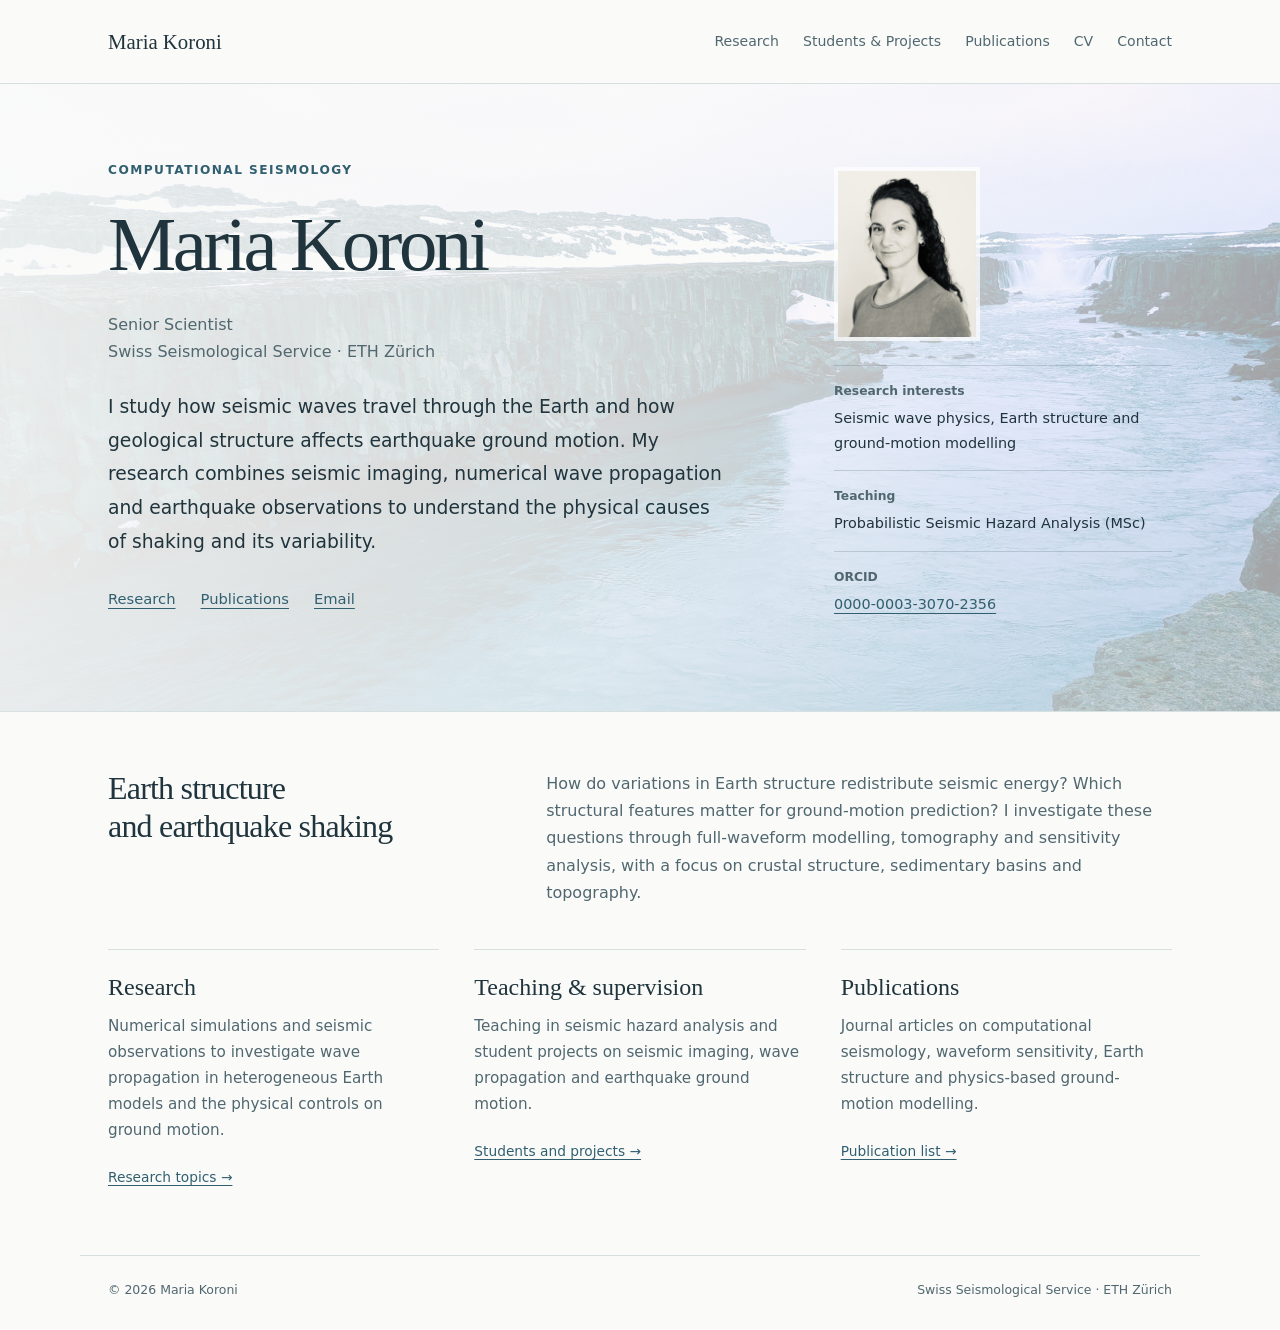
<file: index.html>
<!doctype html>
<html lang="en">
<head>
  <meta charset="utf-8" />
  <meta name="viewport" content="width=device-width, initial-scale=1" />
  <title>Maria Koroni | Computational Seismology</title>
  <meta name="description"
        content="Maria Koroni, Senior Scientist at the Swiss Seismological Service, ETH Zürich. Research in seismic wave propagation, Earth structure and earthquake ground motion." />

  <style>
    :root {
      --ink: #20343d;
      --muted: #516770;
      --accent: #315f70;
      --paper: #fafbf9;
      --line: #d7e0e1;
      --width: 1120px;
    }

    * {
      box-sizing: border-box;
    }

    body {
      margin: 0;
      color: var(--ink);
      background: var(--paper);
      font-family: system-ui, -apple-system, BlinkMacSystemFont,
                   "Segoe UI", sans-serif;
      font-size: 16px;
      line-height: 1.7;
    }

    a {
      color: var(--accent);
      text-underline-offset: 0.25em;
      text-decoration-thickness: 1px;
    }

    a:hover {
      color: #172e38;
    }

    a:focus-visible {
      outline: 2px solid var(--accent);
      outline-offset: 5px;
    }

    .nav {
      max-width: var(--width);
      margin: auto;
      padding: 24px 28px;
      display: flex;
      align-items: center;
      justify-content: space-between;
      gap: 24px;
    }

    .brand {
      font-family: Georgia, "Times New Roman", serif;
      font-size: 1.3rem;
      text-decoration: none;
      color: var(--ink);
      white-space: nowrap;
    }

    .nav-links {
      display: flex;
      flex-wrap: wrap;
      gap: 8px 24px;
      font-size: 0.88rem;
    }

    .nav-links a {
      text-decoration: none;
      color: var(--muted);
    }

    .nav-links a:hover {
      text-decoration: underline;
    }

    .hero {
      position: relative;
      isolation: isolate;
      border-top: 1px solid var(--line);
      border-bottom: 1px solid var(--line);
    }

    .hero::before {
      content: "";
      position: absolute;
      inset: 0;
      z-index: -2;
      background: url("images/iceland.jpg") center 57% / cover no-repeat;
    }

    /* This overlay fades the photograph without fading the text.
       Lower the opacity values to make the photograph stronger. */
    .hero::after {
      content: "";
      position: absolute;
      inset: 0;
      z-index: -1;
      background: linear-gradient(
        90deg,
        rgba(250, 251, 249, 0.93) 0%,
        rgba(250, 251, 249, 0.85) 46%,
        rgba(250, 251, 249, 0.65) 100%
      );
    }

    .hero-inner {
      max-width: var(--width);
      margin: auto;
      padding: 76px 28px 80px;
      display: grid;
      grid-template-columns: minmax(0, 1.65fr) minmax(250px, 0.85fr);
      gap: 70px;
      align-items: start;
    }

    .eyebrow {
      margin: 0 0 19px;
      font-size: 0.76rem;
      letter-spacing: 0.12em;
      text-transform: uppercase;
      color: var(--accent);
      font-weight: 600;
    }

    h1, h2, h3 {
      font-family: Georgia, "Times New Roman", serif;
      font-weight: 400;
      line-height: 1.18;
    }

    h1 {
      font-size: clamp(3.1rem, 6vw, 4.8rem);
      letter-spacing: -0.045em;
      margin: 0 0 20px;
    }

    .affiliation {
      font-size: 1rem;
      color: var(--muted);
      margin: 0 0 25px;
    }

    .lede {
      font-size: 1.17rem;
      line-height: 1.8;
      margin: 0;
      max-width: 620px;
    }

    .hero-links {
      display: flex;
      flex-wrap: wrap;
      gap: 12px 25px;
      margin-top: 28px;
      font-size: 0.92rem;
    }

    .hero-card {
      padding-top: 7px;
    }

    .portrait {
      display: block;
      width: 146px;
      height: 174px;
      object-fit: cover;
      margin: 0 0 24px;
      border: 4px solid rgba(255, 255, 255, 0.7);
    }

    .quick-facts {
      margin: 0;
      padding: 0;
      list-style: none;
      font-size: 0.9rem;
    }

    .quick-facts li {
      border-top: 1px solid rgba(64, 90, 100, 0.22);
      padding: 15px 0;
    }

    .quick-facts strong {
      display: block;
      font-weight: 600;
      font-size: 0.77rem;
      color: var(--muted);
      margin-bottom: 4px;
    }

    .content {
      max-width: var(--width);
      margin: auto;
      padding: 58px 28px 65px;
    }

    .section-head {
      display: grid;
      grid-template-columns: 1fr 1.7fr;
      gap: 70px;
      margin-bottom: 43px;
    }

    h2 {
      font-size: 2rem;
      letter-spacing: -0.025em;
      margin: 0;
    }

    .section-head p {
      margin: 0;
      color: var(--muted);
    }

    .grid {
      display: grid;
      grid-template-columns: repeat(3, 1fr);
      gap: 35px;
    }

    .card {
      padding: 23px 0 0;
      border-top: 1px solid var(--line);
    }

    h3 {
      margin: 0 0 13px;
      font-size: 1.5rem;
    }

    .card p {
      color: var(--muted);
      margin: 0 0 19px;
      font-size: 0.95rem;
    }

    .card > a {
      font-size: 0.86rem;
    }

    footer {
      max-width: var(--width);
      margin: auto;
      padding: 23px 28px 30px;
      border-top: 1px solid var(--line);
      font-size: 0.78rem;
      color: var(--muted);
      display: flex;
      justify-content: space-between;
      gap: 18px;
      flex-wrap: wrap;
    }

    @media (max-width: 850px) {
      .hero-inner {
        gap: 36px;
        grid-template-columns: minmax(0, 1.5fr) minmax(220px, 1fr);
        padding-top: 55px;
      }

      .nav {
        align-items: flex-start;
      }

      .nav-links {
        gap: 8px 15px;
        justify-content: flex-end;
      }

      .section-head {
        gap: 35px;
      }
    }

    @media (max-width: 640px) {
      .nav {
        flex-direction: column;
        gap: 14px;
        padding: 20px 23px;
      }

      .nav-links {
        justify-content: flex-start;
        font-size: 0.83rem;
      }

      .hero-inner {
        grid-template-columns: 1fr;
        gap: 34px;
        padding: 44px 23px;
      }

      .hero::after {
        background: rgba(250, 251, 249, 0.85);
      }

      .lede {
        font-size: 1.06rem;
      }

      .hero-card {
        padding: 0;
      }

      .portrait {
        width: 120px;
        height: 144px;
      }

      .content {
        padding: 39px 23px;
      }

      .section-head {
        grid-template-columns: 1fr;
        gap: 18px;
        margin-bottom: 30px;
      }

      .grid {
        grid-template-columns: 1fr;
        gap: 25px;
      }

      footer {
        margin: 0 23px;
        padding: 20px 0;
      }
    }
  </style>
</head>

<body>
  <header class="site-header">
    <nav class="nav" aria-label="Main navigation">
      <a class="brand" href="index.html" aria-current="page">
        Maria Koroni
      </a>

      <div class="nav-links">
        <a href="research.html">Research</a>
        <a href="students.html">Students &amp; Projects</a>
        <a href="publications.html">Publications</a>
        <a href="cv.html">CV</a>
        <a href="contact.html">Contact</a>
      </div>
    </nav>
  </header>

  <main>
    <section class="hero" aria-labelledby="intro-title">
      <div class="hero-inner">
        <div class="hero-content">
          <p class="eyebrow">Computational seismology</p>

          <h1 id="intro-title">Maria Koroni</h1>

          <p class="affiliation">
            Senior Scientist<br />
            Swiss Seismological Service · ETH Zürich
          </p>

          <p class="lede">
            I study how seismic waves travel through the Earth and how
            geological structure affects earthquake ground motion.
            My research combines seismic imaging, numerical wave propagation
            and earthquake observations to understand the physical causes
            of shaking and its variability.
          </p>

          <div class="hero-links">
            <a href="research.html">Research</a>
            <a href="publications.html">Publications</a>
            <a href="mailto:maria.koroni@sed.ethz.ch">Email</a>
          </div>
        </div>

        <aside class="hero-card" aria-label="Academic information">
          <img
            class="portrait"
            src="images/mariaK10.jpg"
            alt="Portrait of Maria Koroni"
            width="146"
            height="174"
          />

          <ul class="quick-facts">
            <li>
              <strong>Research interests</strong>
              Seismic wave physics, Earth structure and
              ground-motion modelling
            </li>

            <li>
              <strong>Teaching</strong>
              Probabilistic Seismic Hazard Analysis (MSc)
            </li>

            <li>
              <strong>ORCID</strong>
              <a href="https://orcid.org/0000-0003-3070-2356"
                 target="_blank"
                 rel="noopener noreferrer">
                0000-0003-3070-2356
              </a>
            </li>
          </ul>
        </aside>
      </div>
    </section>

    <section class="content" aria-labelledby="research-heading">
      <div class="section-head">
        <h2 id="research-heading">
          Earth structure<br />
          and earthquake shaking
        </h2>

        <p>
          How do variations in Earth structure redistribute seismic energy?
          Which structural features matter for ground-motion prediction?
          I investigate these questions through full-waveform modelling,
          tomography and sensitivity analysis, with a focus on crustal
          structure, sedimentary basins and topography.
        </p>
      </div>

      <div class="grid">
        <article class="card">
          <h3>Research</h3>
          <p>
            Numerical simulations and seismic observations to investigate
            wave propagation in heterogeneous Earth models and the
            physical controls on ground motion.
          </p>
          <a href="research.html">Research topics →</a>
        </article>

        <article class="card">
          <h3>Teaching &amp; supervision</h3>
          <p>
            Teaching in seismic hazard analysis and student projects on
            seismic imaging, wave propagation and earthquake ground motion.
          </p>
          <a href="students.html">Students and projects →</a>
        </article>

        <article class="card">
          <h3>Publications</h3>
          <p>
            Journal articles on computational seismology, waveform
            sensitivity, Earth structure and physics-based
            ground-motion modelling.
          </p>
          <a href="publications.html">Publication list →</a>
        </article>
      </div>
    </section>
  </main>

  <footer>
    <span>© <span id="year">2026</span> Maria Koroni</span>
    <span>Swiss Seismological Service · ETH Zürich</span>
  </footer>

  <script>
    document.getElementById("year").textContent =
      new Date().getFullYear();
  </script>
</body>
</html>
</file>
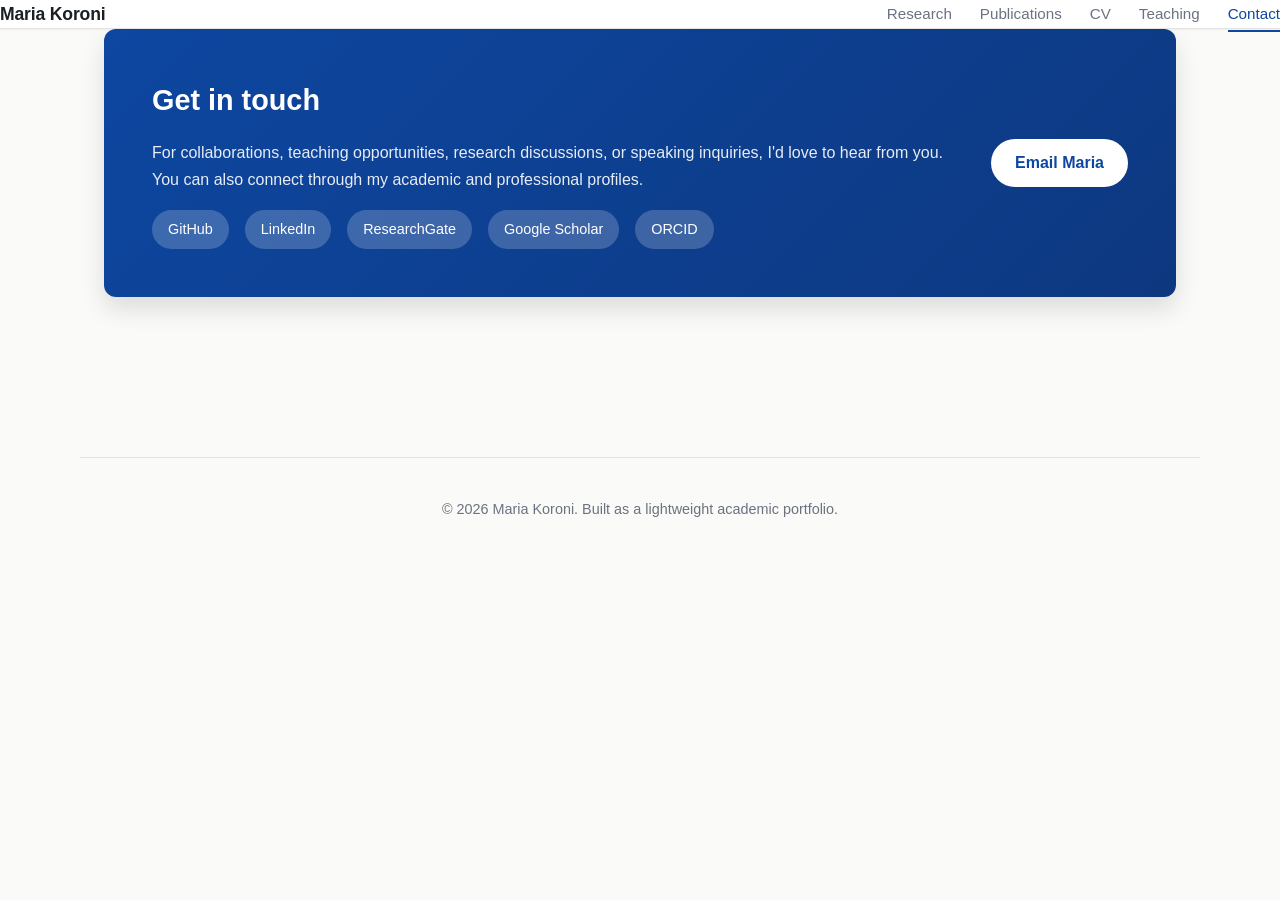
<file: contact.html>
<!doctype html>
<html lang="en">
<head>
  <meta charset="utf-8" />
  <meta name="viewport" content="width=device-width, initial-scale=1" />
  <title>Contact | Maria Koroni</title>
  <meta name="description" content="Get in touch with Maria Koroni for collaborations, research inquiries, or speaking engagements." />
  <link rel="stylesheet" href="assets/css/style.css" />
</head>
<body>
  <header class="site-header">
    <nav class="nav" aria-label="Main navigation">
      <a class="brand" href="index.html">Maria Koroni</a>
      <div class="nav-links">
        <a href="research.html">Research</a>
        <a href="publications.html">Publications</a>
        <a href="cv.html">CV</a>
        <a href="teaching.html">Teaching</a>
        <a href="contact.html" class="active">Contact</a>
      </div>
    </nav>
  </header>

  <main>
    <section>
      <div class="contact-box">
        <div>
          <h2>Get in touch</h2>
          <p>For collaborations, teaching opportunities, research discussions, or speaking inquiries, I'd love to hear from you. You can also connect through my academic and professional profiles.</p>
          <div class="socials">
            <a href="https://github.com/mkoroni" target="_blank">GitHub</a>
            <a href="https://ch.linkedin.com/in/maria-koroni-80784157" target="_blank">LinkedIn</a>
            <a href="https://www.researchgate.net/profile/Maria-Koroni" target="_blank">ResearchGate</a>
            <a href="https://scholar.google.com/citations?hl=en&user=0a-Fe3cAAAAJ" target="_blank">Google Scholar</a>
            <a href="https://orcid.org" target="_blank">ORCID</a>
          </div>
        </div>
        <a class="button" href="mailto:maria.koroni@sed.ethz.ch">Email Maria</a>
      </div>
    </section>
  </main>

  <footer>
    © <span id="year">2026</span> Maria Koroni. Built as a lightweight academic portfolio.
  </footer>

  <script>
    document.getElementById('year').textContent = new Date().getFullYear();
  </script>
</body>
</html>
</file>
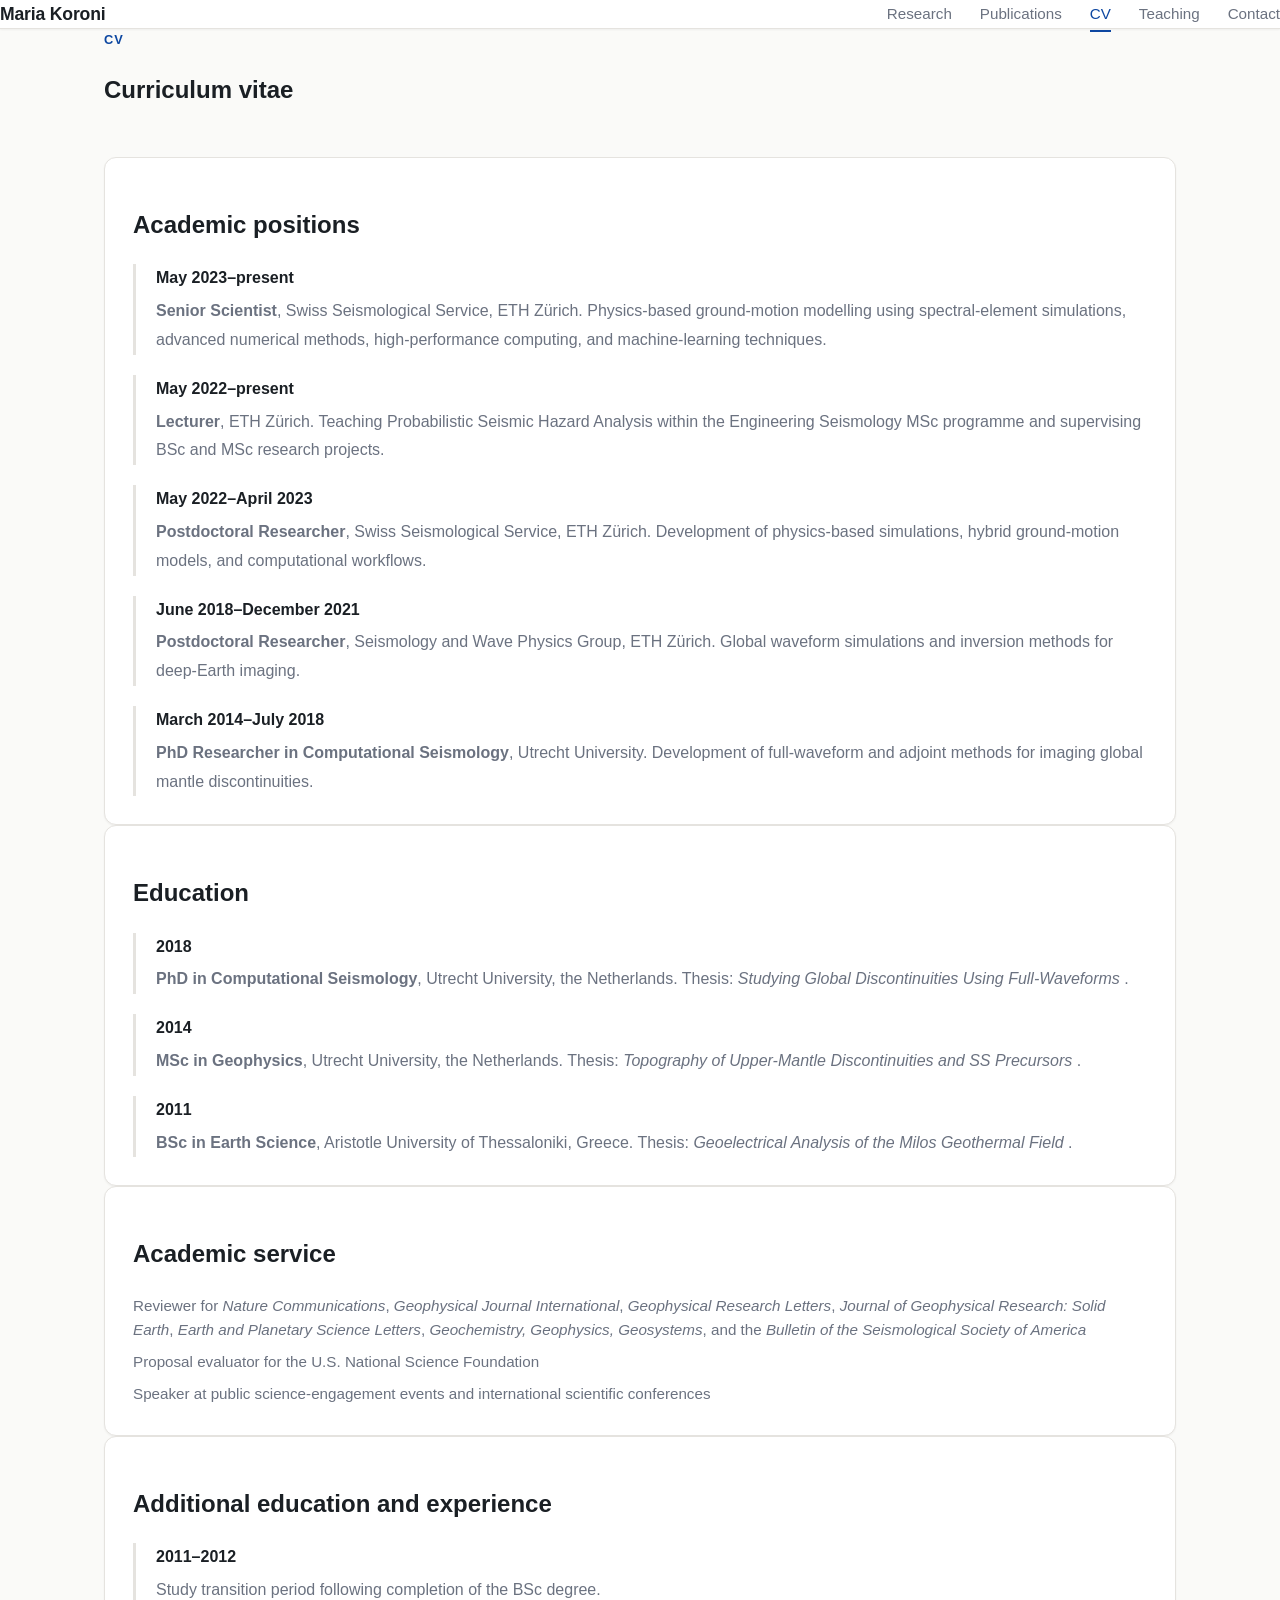
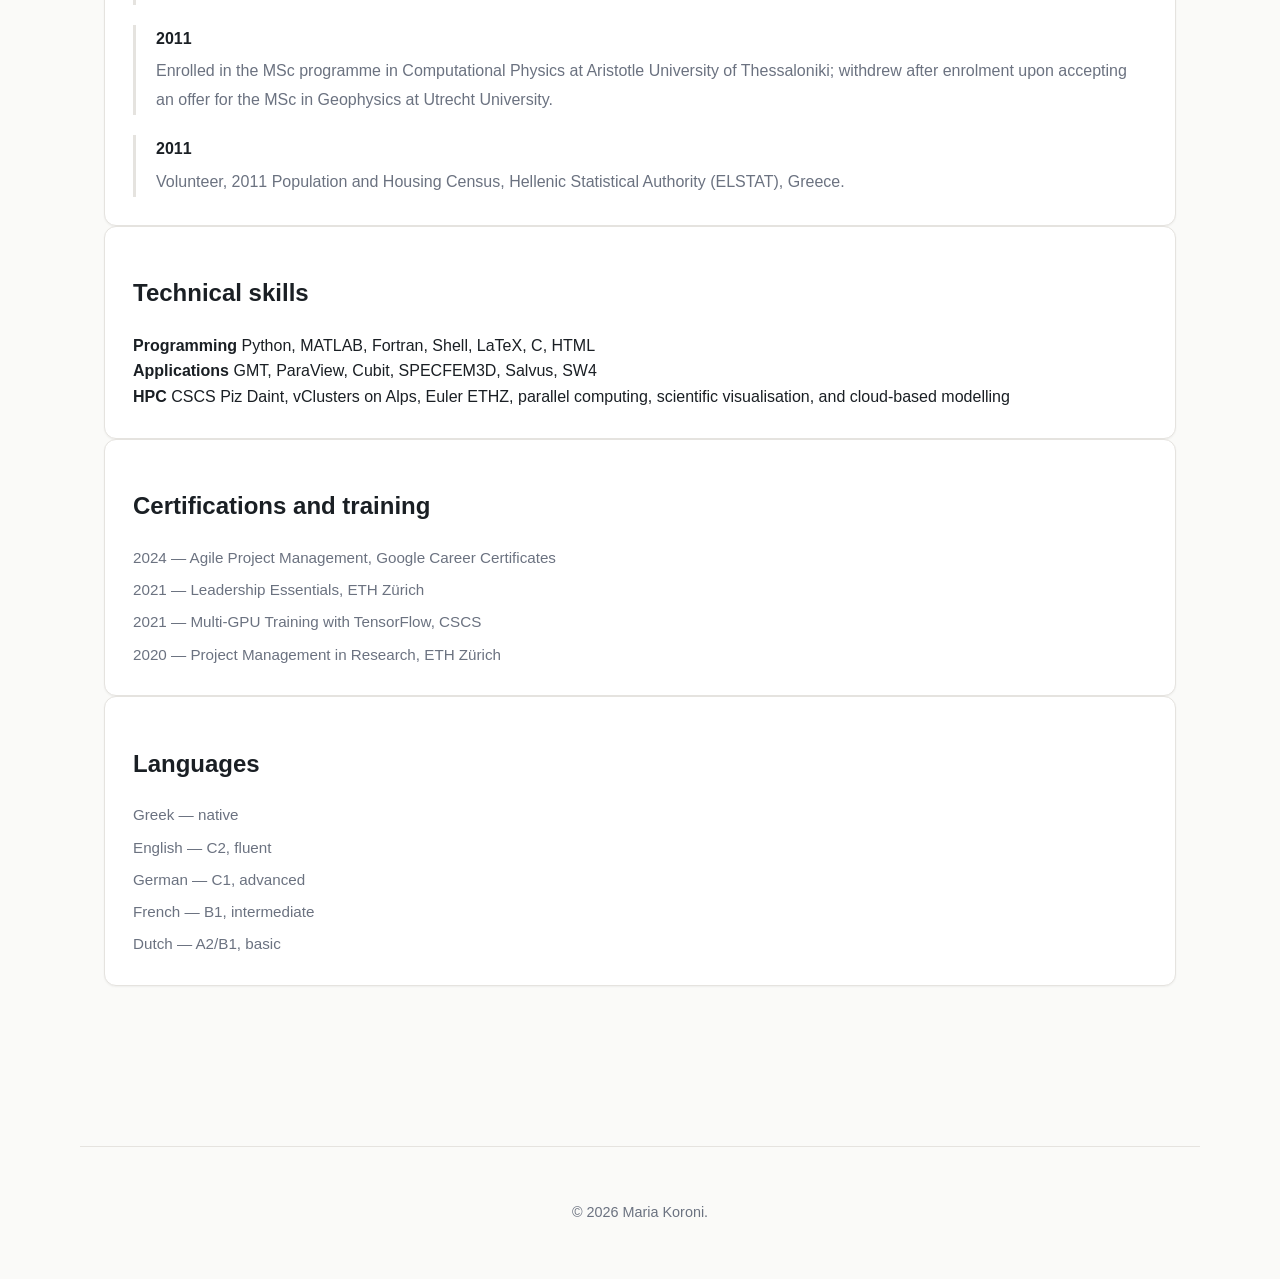
<file: cv.html>
<!doctype html>
<html lang="en">
<head>
  <meta charset="utf-8" />
  <meta name="viewport" content="width=device-width, initial-scale=1" />
  <title>CV | Maria Koroni</title>
  <meta name="description" content="Curriculum vitae" />
  <link rel="stylesheet" href="assets/css/style.css" />
</head>
<body>
  <header class="site-header">
    <nav class="nav" aria-label="Main navigation">
      <a class="brand" href="index.html">Maria Koroni</a>
      <div class="nav-links">
        <a href="research.html">Research</a>
        <a href="publications.html">Publications</a>
        <a href="cv.html" class="active" aria-current="page">CV</a>
        <a href="teaching.html">Teaching</a>
        <a href="contact.html">Contact</a>
      </div>
    </nav>
  </header>

  <main>
    <section class="cv-page">
      <div class="section-head">
        <p class="eyebrow">CV</p>
        <h1>Curriculum vitae</h1>
      </div>

      <div class="cv-grid">
        <article class="card wide">
          <h2>Academic positions</h2>
          <ul class="timeline">
            <li>
              <strong>May 2023–present</strong>
              <span>
                <b>Senior Scientist</b>,
                Swiss Seismological Service, ETH Zürich.
                Physics-based ground-motion modelling using spectral-element
                simulations, advanced numerical methods, high-performance
                computing, and machine-learning techniques.
              </span>
            </li>

            <li>
              <strong>May 2022–present</strong>
              <span>
                <b>Lecturer</b>,
                ETH Zürich.
                Teaching Probabilistic Seismic Hazard Analysis within the
                Engineering Seismology MSc programme and supervising BSc and
                MSc research projects.
              </span>
            </li>

            <li>
              <strong>May 2022–April 2023</strong>
              <span>
                <b>Postdoctoral Researcher</b>,
                Swiss Seismological Service, ETH Zürich.
                Development of physics-based simulations, hybrid ground-motion
                models, and computational workflows.
              </span>
            </li>

            <li>
              <strong>June 2018–December 2021</strong>
              <span>
                <b>Postdoctoral Researcher</b>,
                Seismology and Wave Physics Group, ETH Zürich.
                Global waveform simulations and inversion methods for
                deep-Earth imaging.
              </span>
            </li>

            <li>
              <strong>March 2014–July 2018</strong>
              <span>
                <b>PhD Researcher in Computational Seismology</b>,
                Utrecht University.
                Development of full-waveform and adjoint methods for imaging
                global mantle discontinuities.
              </span>
            </li>
          </ul>
        </article>

        <article class="card">
          <h2>Education</h2>
          <ul class="timeline">
            <li>
              <strong>2018</strong>
              <span>
                <b>PhD in Computational Seismology</b>,
                Utrecht University, the Netherlands.
                Thesis:
                <em>
                  Studying Global Discontinuities Using Full-Waveforms
                </em>.
              </span>
            </li>

            <li>
              <strong>2014</strong>
              <span>
                <b>MSc in Geophysics</b>,
                Utrecht University, the Netherlands.
                Thesis:
                <em>
                  Topography of Upper-Mantle Discontinuities and SS Precursors
                </em>.
              </span>
            </li>

            <li>
              <strong>2011</strong>
              <span>
                <b>BSc in Earth Science</b>,
                Aristotle University of Thessaloniki, Greece.
                Thesis:
                <em>
                  Geoelectrical Analysis of the Milos Geothermal Field
                </em>.
              </span>
            </li>
          </ul>
        </article>

        <article class="card">
          <h2>Academic service</h2>
          <ul class="compact-list">
            <li>
              Reviewer for
              <em>Nature Communications</em>,
              <em>Geophysical Journal International</em>,
              <em>Geophysical Research Letters</em>,
              <em>Journal of Geophysical Research: Solid Earth</em>,
              <em>Earth and Planetary Science Letters</em>,
              <em>Geochemistry, Geophysics, Geosystems</em>,
              and the
              <em>Bulletin of the Seismological Society of America</em>
            </li>

            <li>
              Proposal evaluator for the U.S. National Science Foundation
            </li>

            <li>
              Speaker at public science-engagement events and international
              scientific conferences
            </li>
          </ul>
        </article>

        <article class="card">
          <h2>Additional education and experience</h2>
          <ul class="timeline">
            <li>
              <strong>2011–2012</strong>
              <span>Study transition period following completion of the BSc degree.</span>
            </li>

            <li>
              <strong>2011</strong>
              <span>
                Enrolled in the MSc programme in Computational Physics at
                Aristotle University of Thessaloniki; withdrew after enrolment
                upon accepting an offer for the MSc in Geophysics at Utrecht
                University.
              </span>
            </li>

            <li>
              <strong>2011</strong>
              <span>
                Volunteer, 2011 Population and Housing Census,
                Hellenic Statistical Authority (ELSTAT), Greece.
              </span>
            </li>
          </ul>
        </article>

        <article class="card">
          <h2>Technical skills</h2>
          <div class="skill-lines">
            <div>
              <strong>Programming</strong>
              <span>Python, MATLAB, Fortran, Shell, LaTeX, C, HTML</span>
            </div>

            <div>
              <strong>Applications</strong>
              <span>GMT, ParaView, Cubit, SPECFEM3D, Salvus, SW4</span>
            </div>

            <div>
              <strong>HPC</strong>
              <span>CSCS Piz Daint, vClusters on Alps, Euler ETHZ,
              parallel computing, scientific visualisation, and
              cloud-based modelling</span>
            </div>
          </div>
        </article>

        <article class="card">
          <h2>Certifications and training</h2>
          <ul class="compact-list">
            <li>2024 — Agile Project Management, Google Career Certificates</li>
            <li>2021 — Leadership Essentials, ETH Zürich</li>
            <li>2021 — Multi-GPU Training with TensorFlow, CSCS</li>
            <li>2020 — Project Management in Research, ETH Zürich</li>
          </ul>
        </article>

        <article class="card">
          <h2>Languages</h2>
          <ul class="compact-list">
            <li>Greek — native</li>
            <li>English — C2, fluent</li>
            <li>German — C1, advanced</li>
            <li>French — B1, intermediate</li>
            <li>Dutch — A2/B1, basic</li>
          </ul>
        </article>
      </div>
    </section>
  </main>

  <footer class="site-footer">
    <p>© <span id="year">2026</span> Maria Koroni.</p>
  </footer>

  <script>
    const yearElement = document.getElementById("year");
    if (yearElement) {
      yearElement.textContent = new Date().getFullYear();
    }
  </script>
</body>
</html>
</file>
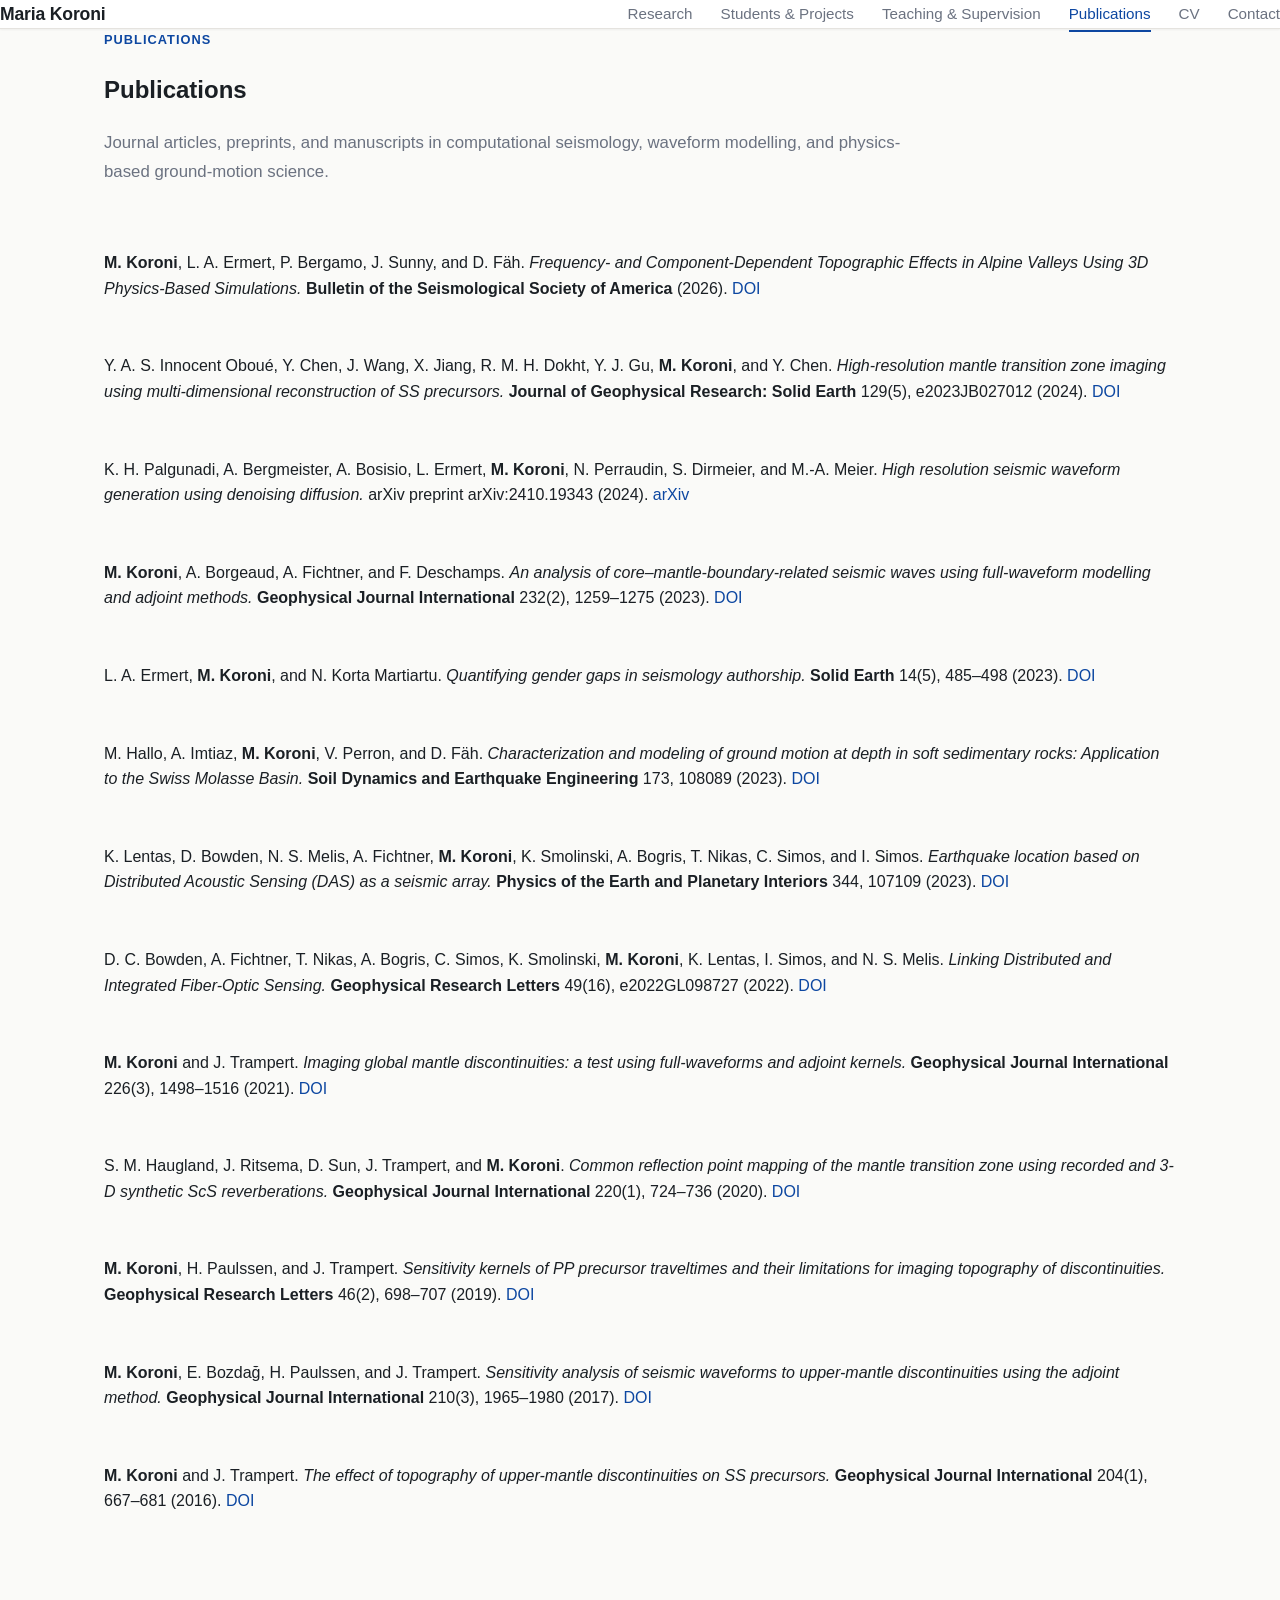
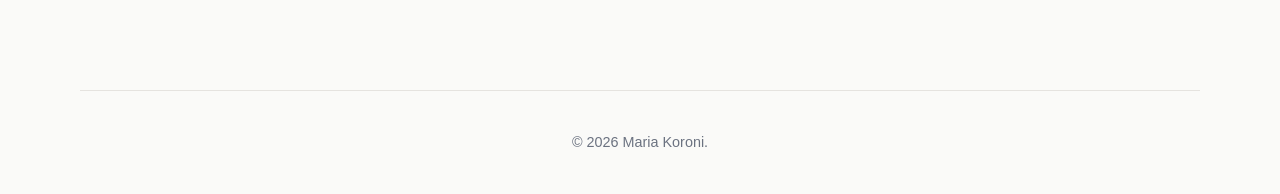
<file: publications.html>
<!doctype html>
<html lang="en">
<head>
  <meta charset="utf-8" />
  <meta name="viewport" content="width=device-width, initial-scale=1" />
  <title>Publications | Maria Koroni</title>
  <meta name="description" content="Journal articles, preprints, and manuscripts by Maria Koroni in computational seismology, waveform modelling, and physics-based ground-motion science." />
  <link rel="stylesheet" href="assets/css/style.css" />
</head>
<body>
  <header class="site-header">
    <nav class="nav" aria-label="Main navigation">
      <a class="brand" href="index.html">Maria Koroni</a>
      <div class="nav-links">
        <a href="research.html">Research</a>
        <a href="students.html">Students & Projects</a>
        <a href="teaching.html">Teaching & Supervision</a>
        <a href="publications.html" class="active" aria-current="page">Publications</a>
        <a href="cv.html">CV</a>
        <a href="contact.html">Contact</a>
      </div>
    </nav>
  </header>

  <main>
    <section>
      <div class="section-head">
        <p class="eyebrow">Publications</p>
        <h1>Publications</h1>
        <p>Journal articles, preprints, and manuscripts in computational seismology, waveform modelling, and physics-based ground-motion science.</p>
      </div>

      <ul class="publication-list">
        <li>
          <p><strong>M. Koroni</strong>, L. A. Ermert, P. Bergamo, J. Sunny, and D. Fäh. <em>Frequency- and Component-Dependent Topographic Effects in Alpine Valleys Using 3D Physics-Based Simulations.</em> <strong>Bulletin of the Seismological Society of America</strong> (2026). <a href="https://doi.org/10.1785/0120260143" target="_blank" rel="noopener noreferrer">DOI</a></p>
        </li>
        <li>
          <p>Y. A. S. Innocent Oboué, Y. Chen, J. Wang, X. Jiang, R. M. H. Dokht, Y. J. Gu, <strong>M. Koroni</strong>, and Y. Chen. <em>High-resolution mantle transition zone imaging using multi-dimensional reconstruction of SS precursors.</em> <strong>Journal of Geophysical Research: Solid Earth</strong> 129(5), e2023JB027012 (2024). <a href="https://doi.org/10.1029/2023JB027012" target="_blank" rel="noopener noreferrer">DOI</a></p>
        </li>
        <li>
          <p>K. H. Palgunadi, A. Bergmeister, A. Bosisio, L. Ermert, <strong>M. Koroni</strong>, N. Perraudin, S. Dirmeier, and M.-A. Meier. <em>High resolution seismic waveform generation using denoising diffusion.</em> arXiv preprint arXiv:2410.19343 (2024). <a href="https://arxiv.org/abs/2410.19343" target="_blank" rel="noopener noreferrer">arXiv</a></p>
        </li>
        <li>
          <p><strong>M. Koroni</strong>, A. Borgeaud, A. Fichtner, and F. Deschamps. <em>An analysis of core–mantle-boundary-related seismic waves using full-waveform modelling and adjoint methods.</em> <strong>Geophysical Journal International</strong> 232(2), 1259–1275 (2023). <a href="https://doi.org/10.1093/gji/ggac389" target="_blank" rel="noopener noreferrer">DOI</a></p>
        </li>
        <li>
          <p>L. A. Ermert, <strong>M. Koroni</strong>, and N. Korta Martiartu. <em>Quantifying gender gaps in seismology authorship.</em> <strong>Solid Earth</strong> 14(5), 485–498 (2023). <a href="https://doi.org/10.5194/se-14-485-2023" target="_blank" rel="noopener noreferrer">DOI</a></p>
        </li>
        <li>
          <p>M. Hallo, A. Imtiaz, <strong>M. Koroni</strong>, V. Perron, and D. Fäh. <em>Characterization and modeling of ground motion at depth in soft sedimentary rocks: Application to the Swiss Molasse Basin.</em> <strong>Soil Dynamics and Earthquake Engineering</strong> 173, 108089 (2023). <a href="https://doi.org/10.1016/j.soildyn.2023.108089" target="_blank" rel="noopener noreferrer">DOI</a></p>
        </li>
        <li>
          <p>K. Lentas, D. Bowden, N. S. Melis, A. Fichtner, <strong>M. Koroni</strong>, K. Smolinski, A. Bogris, T. Nikas, C. Simos, and I. Simos. <em>Earthquake location based on Distributed Acoustic Sensing (DAS) as a seismic array.</em> <strong>Physics of the Earth and Planetary Interiors</strong> 344, 107109 (2023). <a href="https://doi.org/10.1016/j.pepi.2023.107109" target="_blank" rel="noopener noreferrer">DOI</a></p>
        </li>
        <li>
          <p>D. C. Bowden, A. Fichtner, T. Nikas, A. Bogris, C. Simos, K. Smolinski, <strong>M. Koroni</strong>, K. Lentas, I. Simos, and N. S. Melis. <em>Linking Distributed and Integrated Fiber-Optic Sensing.</em> <strong>Geophysical Research Letters</strong> 49(16), e2022GL098727 (2022). <a href="https://doi.org/10.1029/2022GL098727" target="_blank" rel="noopener noreferrer">DOI</a></p>
        </li>
        <li>
          <p><strong>M. Koroni</strong> and J. Trampert. <em>Imaging global mantle discontinuities: a test using full-waveforms and adjoint kernels.</em> <strong>Geophysical Journal International</strong> 226(3), 1498–1516 (2021). <a href="https://doi.org/10.1093/gji/ggab119" target="_blank" rel="noopener noreferrer">DOI</a></p>
        </li>
        <li>
          <p>S. M. Haugland, J. Ritsema, D. Sun, J. Trampert, and <strong>M. Koroni</strong>. <em>Common reflection point mapping of the mantle transition zone using recorded and 3-D synthetic ScS reverberations.</em> <strong>Geophysical Journal International</strong> 220(1), 724–736 (2020). <a href="https://doi.org/10.1093/gji/ggz467" target="_blank" rel="noopener noreferrer">DOI</a></p>
        </li>
        <li>
          <p><strong>M. Koroni</strong>, H. Paulssen, and J. Trampert. <em>Sensitivity kernels of PP precursor traveltimes and their limitations for imaging topography of discontinuities.</em> <strong>Geophysical Research Letters</strong> 46(2), 698–707 (2019). <a href="https://doi.org/10.1029/2018GL081592" target="_blank" rel="noopener noreferrer">DOI</a></p>
        </li>
        <li>
          <p><strong>M. Koroni</strong>, E. Bozdağ, H. Paulssen, and J. Trampert. <em>Sensitivity analysis of seismic waveforms to upper-mantle discontinuities using the adjoint method.</em> <strong>Geophysical Journal International</strong> 210(3), 1965–1980 (2017). <a href="https://doi.org/10.1093/gji/ggx286" target="_blank" rel="noopener noreferrer">DOI</a></p>
        </li>
        <li>
          <p><strong>M. Koroni</strong> and J. Trampert. <em>The effect of topography of upper-mantle discontinuities on SS precursors.</em> <strong>Geophysical Journal International</strong> 204(1), 667–681 (2016). <a href="https://doi.org/10.1093/gji/ggv471" target="_blank" rel="noopener noreferrer">DOI</a></p>
        </li>
      </ul>
    </section>
  </main>

  <footer>
    © <span id="year">2026</span> Maria Koroni.
  </footer>

  <script>
    document.getElementById('year').textContent = new Date().getFullYear();
  </script>
</body>
</html>
</file>
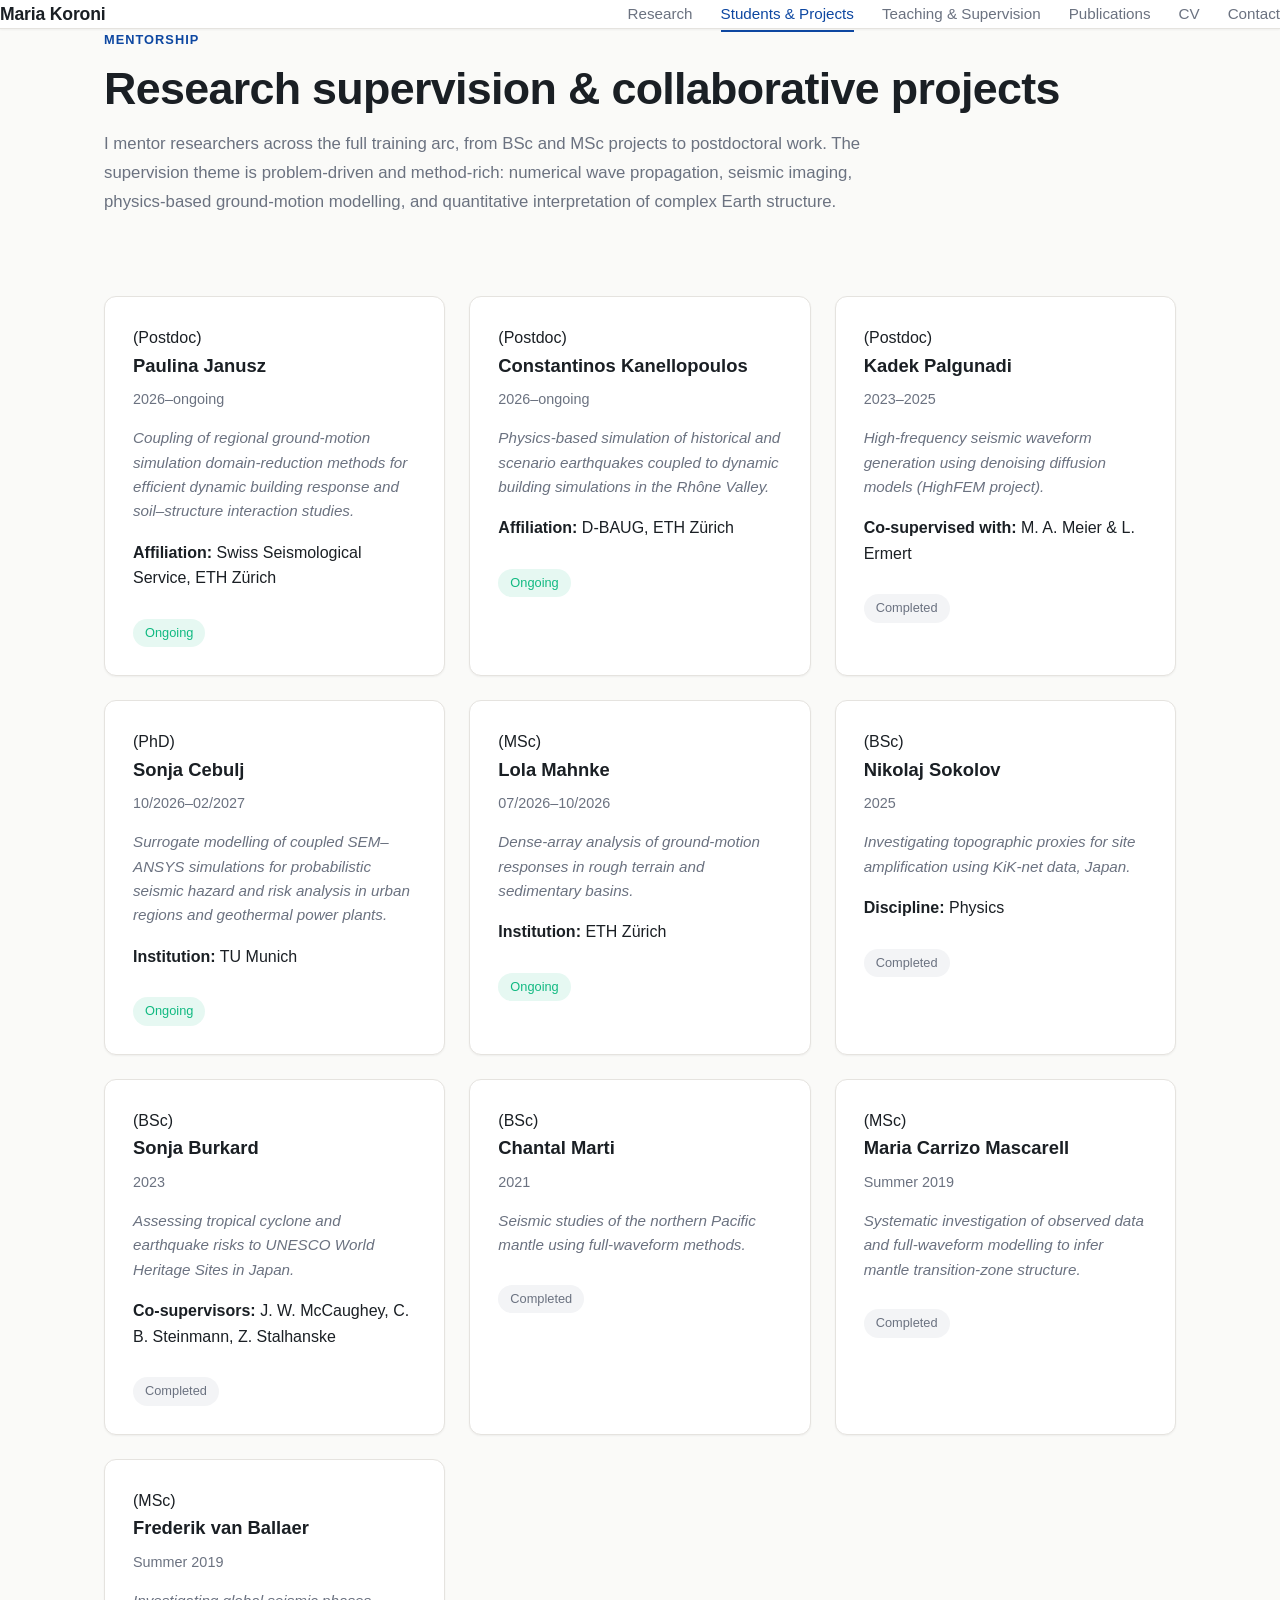
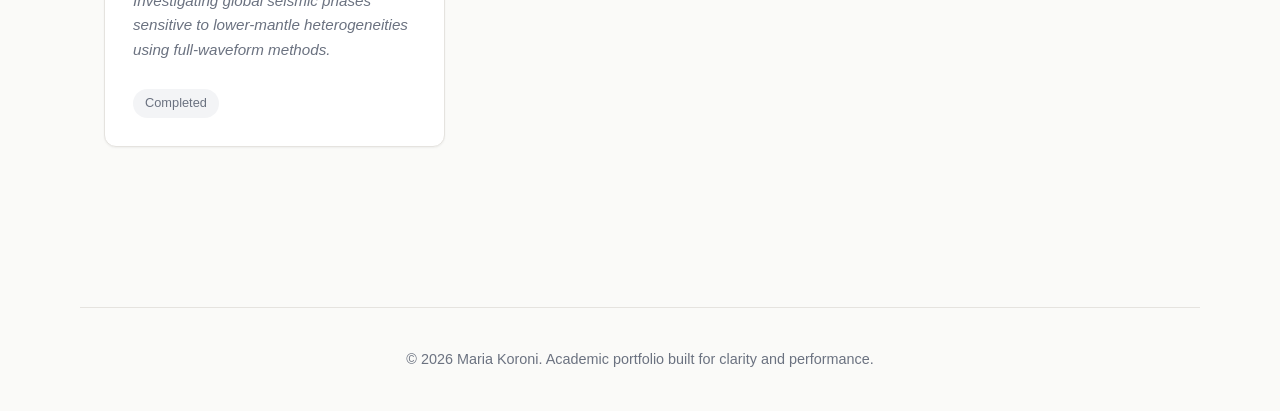
<file: students.html>
<!doctype html>
<html lang="en">
<head>
  <meta charset="utf-8" />
  <meta name="viewport" content="width=device-width, initial-scale=1" />
  <title>Students & Projects | Maria Koroni</title>
  <meta name="description" content="Research mentorship and supervision. Students and projects in computational seismology, seismic imaging, and ground-motion modelling." />
  <link rel="stylesheet" href="assets/css/style.css" />
</head>
<body>
  <header class="site-header">
    <nav class="nav" aria-label="Main navigation">
      <a class="brand" href="index.html">Maria Koroni</a>
      <div class="nav-links">
        <a href="research.html">Research</a>
        <a href="students.html" class="active" aria-current="page">Students & Projects</a>
        <a href="teaching.html">Teaching & Supervision</a>
        <a href="publications.html">Publications</a>
        <a href="cv.html">CV</a>
        <a href="contact.html">Contact</a>
      </div>
    </nav>
  </header>

  <main>
    <section>
      <div class="section-head">
        <p class="eyebrow">Mentorship</p>
        <h2>Research supervision & collaborative projects</h2>
        <p>I mentor researchers across the full training arc, from BSc and MSc projects to postdoctoral work. The supervision theme is problem-driven and method-rich: numerical wave propagation, seismic imaging, physics-based ground-motion modelling, and quantitative interpretation of complex Earth structure.</p>
      </div>
    </section>

    <section class="students-page">
      <div class="students-grid">
        <article class="student-card">
          <div class="degree-badge">(Postdoc)</div>
          <h3>Paulina Janusz</h3>
          <div class="year">2026–ongoing</div>
          <p class="thesis-title">Coupling of regional ground-motion simulation domain-reduction methods for efficient dynamic building response and soil–structure interaction studies.</p>
          <p class="meta-line"><strong>Affiliation:</strong> Swiss Seismological Service, ETH Zürich</p>
          <span class="status ongoing">Ongoing</span>
        </article>

        <article class="student-card">
          <div class="degree-badge">(Postdoc)</div>
          <h3>Constantinos Kanellopoulos</h3>
          <div class="year">2026–ongoing</div>
          <p class="thesis-title">Physics-based simulation of historical and scenario earthquakes coupled to dynamic building simulations in the Rhône Valley.</p>
          <p class="meta-line"><strong>Affiliation:</strong> D-BAUG, ETH Zürich</p>
          <span class="status ongoing">Ongoing</span>
        </article>

        <article class="student-card">
          <div class="degree-badge">(Postdoc)</div>
          <h3>Kadek Palgunadi</h3>
          <div class="year">2023–2025</div>
          <p class="thesis-title">High-frequency seismic waveform generation using denoising diffusion models (HighFEM project).</p>
          <p class="meta-line"><strong>Co-supervised with:</strong> M. A. Meier &amp; L. Ermert</p>
          <span class="status completed">Completed</span>
        </article>

        <article class="student-card">
          <div class="degree-badge">(PhD)</div>
          <h3>Sonja Cebulj</h3>
          <div class="year">10/2026–02/2027</div>
          <p class="thesis-title">Surrogate modelling of coupled SEM–ANSYS simulations for probabilistic seismic hazard and risk analysis in urban regions and geothermal power plants.</p>
          <p class="meta-line"><strong>Institution:</strong> TU Munich</p>
          <span class="status ongoing">Ongoing</span>
        </article>

        <article class="student-card">
          <div class="degree-badge">(MSc)</div>
          <h3>Lola Mahnke</h3>
          <div class="year">07/2026–10/2026</div>
          <p class="thesis-title">Dense-array analysis of ground-motion responses in rough terrain and sedimentary basins.</p>
          <p class="meta-line"><strong>Institution:</strong> ETH Zürich</p>
          <span class="status ongoing">Ongoing</span>
        </article>

        <article class="student-card">
          <div class="degree-badge">(BSc)</div>
          <h3>Nikolaj Sokolov</h3>
          <div class="year">2025</div>
          <p class="thesis-title">Investigating topographic proxies for site amplification using KiK-net data, Japan.</p>
          <p class="meta-line"><strong>Discipline:</strong> Physics</p>
          <span class="status completed">Completed</span>
        </article>

        <article class="student-card">
          <div class="degree-badge">(BSc)</div>
          <h3>Sonja Burkard</h3>
          <div class="year">2023</div>
          <p class="thesis-title">Assessing tropical cyclone and earthquake risks to UNESCO World Heritage Sites in Japan.</p>
          <p class="meta-line"><strong>Co-supervisors:</strong> J. W. McCaughey, C. B. Steinmann, Z. Stalhanske</p>
          <span class="status completed">Completed</span>
        </article>

        <article class="student-card">
          <div class="degree-badge">(BSc)</div>
          <h3>Chantal Marti</h3>
          <div class="year">2021</div>
          <p class="thesis-title">Seismic studies of the northern Pacific mantle using full-waveform methods.</p>
          <span class="status completed">Completed</span>
        </article>

        <article class="student-card">
          <div class="degree-badge">(MSc)</div>
          <h3>Maria Carrizo Mascarell</h3>
          <div class="year">Summer 2019</div>
          <p class="thesis-title">Systematic investigation of observed data and full-waveform modelling to infer mantle transition-zone structure.</p>
          <span class="status completed">Completed</span>
        </article>

        <article class="student-card">
          <div class="degree-badge">(MSc)</div>
          <h3>Frederik van Ballaer</h3>
          <div class="year">Summer 2019</div>
          <p class="thesis-title">Investigating global seismic phases sensitive to lower-mantle heterogeneities using full-waveform methods.</p>
          <span class="status completed">Completed</span>
        </article>
      </div>
    </section>
  </main>

  <footer>
    © <span id="year">2026</span> Maria Koroni. Academic portfolio built for clarity and performance.
  </footer>

  <script>
    document.getElementById('year').textContent = new Date().getFullYear();
  </script>
</body>
</html>
</file>
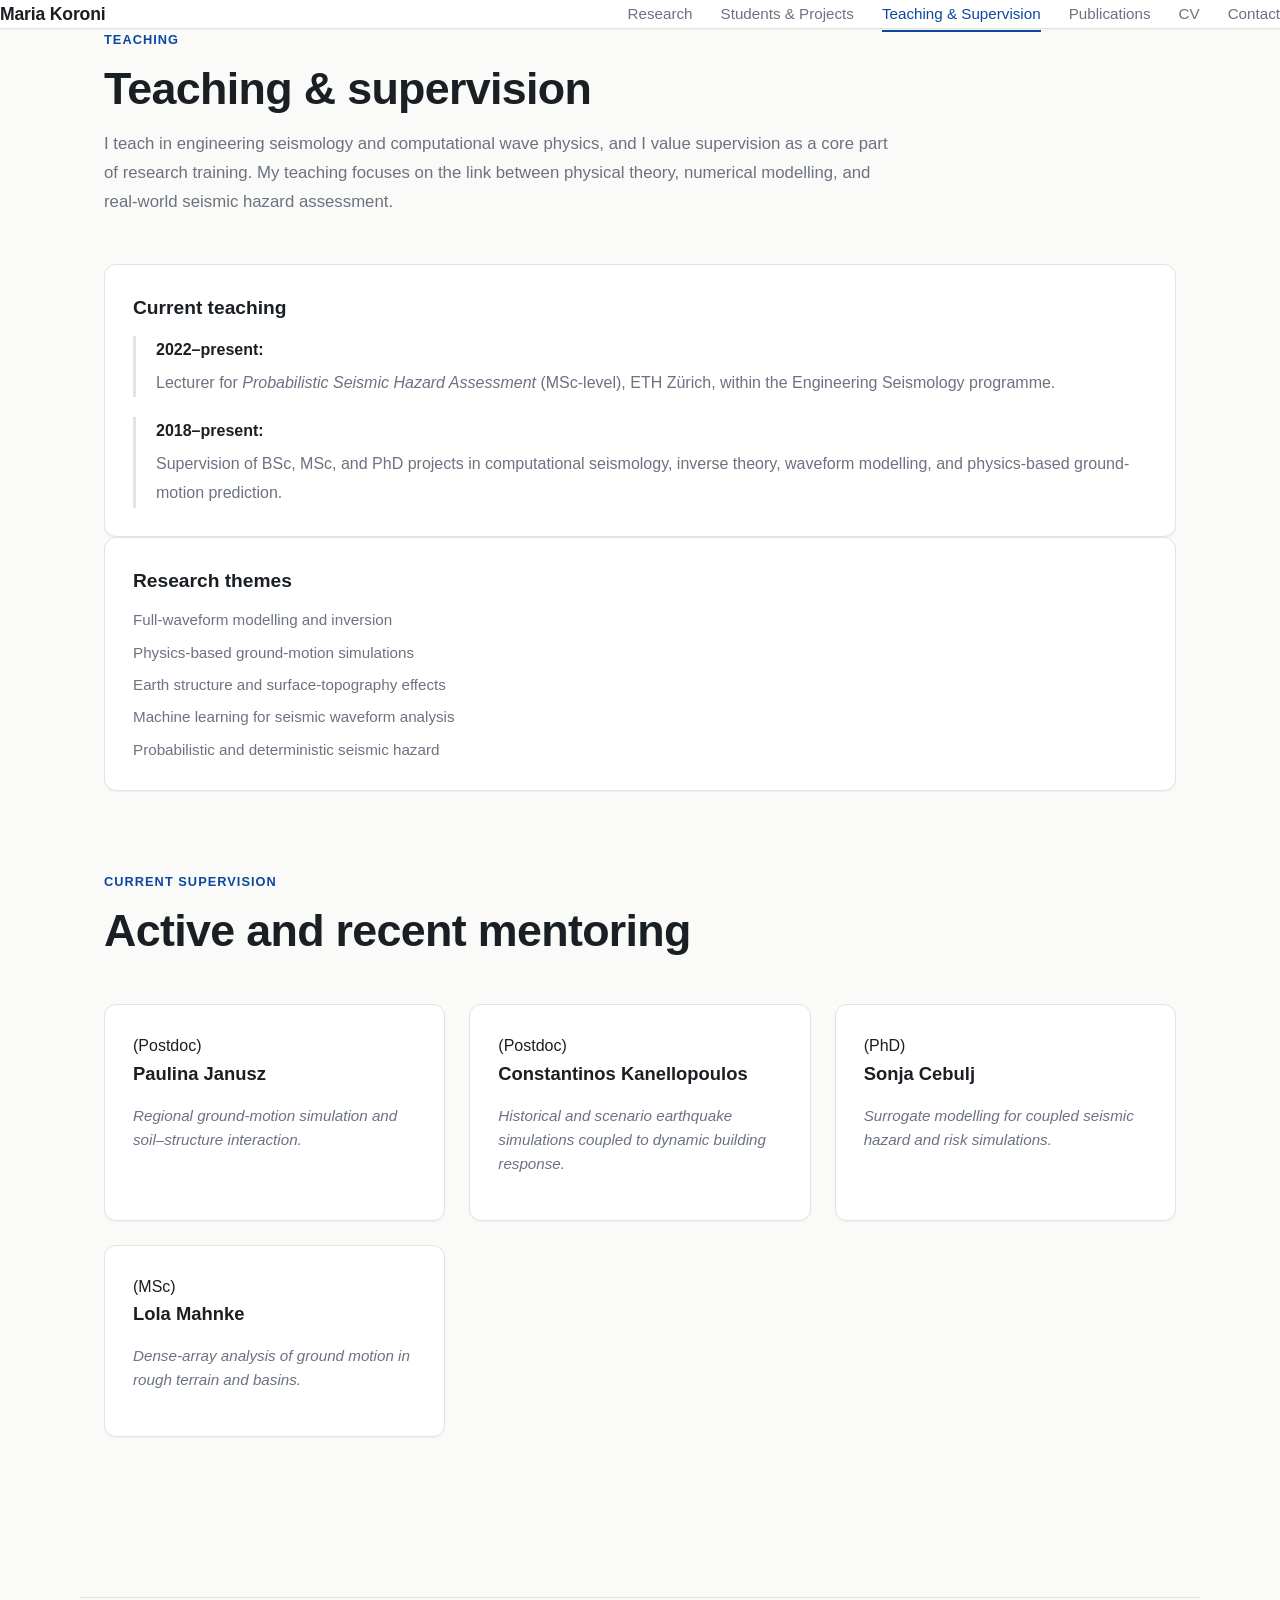
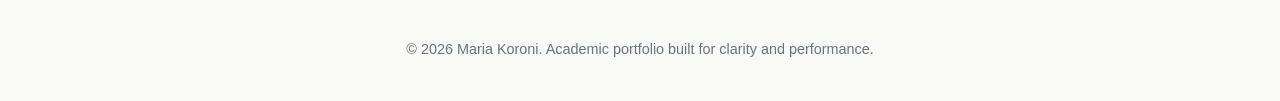
<file: teaching.html>
<!doctype html>
<html lang="en">
<head>
  <meta charset="utf-8" />
  <meta name="viewport" content="width=device-width, initial-scale=1" />
  <title>Teaching & Supervision | Maria Koroni</title>
  <meta name="description" content="Teaching and supervision in computational seismology, engineering seismology, and physics-based ground-motion modelling." />
  <link rel="stylesheet" href="assets/css/style.css" />
</head>
<body>
  <header class="site-header">
    <nav class="nav" aria-label="Main navigation">
      <a class="brand" href="index.html">Maria Koroni</a>
      <div class="nav-links">
        <a href="research.html">Research</a>
        <a href="students.html">Students & Projects</a>
        <a href="teaching.html" class="active" aria-current="page">Teaching & Supervision</a>
        <a href="publications.html">Publications</a>
        <a href="cv.html">CV</a>
        <a href="contact.html">Contact</a>
      </div>
    </nav>
  </header>

  <main>
    <section>
      <div class="section-head">
        <p class="eyebrow">Teaching</p>
        <h2>Teaching & supervision</h2>
        <p>I teach in engineering seismology and computational wave physics, and I value supervision as a core part of research training. My teaching focuses on the link between physical theory, numerical modelling, and real-world seismic hazard assessment.</p>
      </div>

      <div class="cv-grid">
        <article class="card wide">
          <h3>Current teaching</h3>
          <ul class="timeline">
            <li><strong>2022–present:</strong> Lecturer for <em>Probabilistic Seismic Hazard Assessment</em> (MSc-level), ETH Zürich, within the Engineering Seismology programme.</li>
            <li><strong>2018–present:</strong> Supervision of BSc, MSc, and PhD projects in computational seismology, inverse theory, waveform modelling, and physics-based ground-motion prediction.</li>
          </ul>
        </article>

        <article class="card">
          <h3>Research themes</h3>
          <ul class="compact-list">
            <li>Full-waveform modelling and inversion</li>
            <li>Physics-based ground-motion simulations</li>
            <li>Earth structure and surface-topography effects</li>
            <li>Machine learning for seismic waveform analysis</li>
            <li>Probabilistic and deterministic seismic hazard</li>
          </ul>
        </article>
      </div>
    </section>

    <section>
      <div class="section-head">
        <p class="eyebrow">Current supervision</p>
        <h2>Active and recent mentoring</h2>
      </div>

      <div class="students-grid">
        <article class="student-card">
          <div class="degree-badge">(Postdoc)</div>
          <h3>Paulina Janusz</h3>
          <p class="thesis-title">Regional ground-motion simulation and soil–structure interaction.</p>
        </article>

        <article class="student-card">
          <div class="degree-badge">(Postdoc)</div>
          <h3>Constantinos Kanellopoulos</h3>
          <p class="thesis-title">Historical and scenario earthquake simulations coupled to dynamic building response.</p>
        </article>

        <article class="student-card">
          <div class="degree-badge">(PhD)</div>
          <h3>Sonja Cebulj</h3>
          <p class="thesis-title">Surrogate modelling for coupled seismic hazard and risk simulations.</p>
        </article>

        <article class="student-card">
          <div class="degree-badge">(MSc)</div>
          <h3>Lola Mahnke</h3>
          <p class="thesis-title">Dense-array analysis of ground motion in rough terrain and basins.</p>
        </article>
      </div>
    </section>
  </main>

  <footer>
    © <span id="year">2026</span> Maria Koroni. Academic portfolio built for clarity and performance.
  </footer>

  <script>
    document.getElementById('year').textContent = new Date().getFullYear();
  </script>
</body>
</html>
</file>
<file: assets/css/style.css>
:root {
  --bg: #fafaf8;
  --paper: #ffffff;
  --ink: #1a1f24;
  --muted: #6b7280;
  --line: #e5e3df;
  --accent: #0d47a1;
  --accent-light: #5c99e8;
  --accent-dark: #0d3880;
  --soft: #f3f4f6;
  --success: #10b981;
  --max: 1120px;
  --radius: 12px;
  --shadow-sm: 0 1px 2px rgba(0, 0, 0, 0.05);
  --shadow: 0 4px 12px rgba(0, 0, 0, 0.08);
  --shadow-lg: 0 12px 24px rgba(0, 0, 0, 0.12);
}

* { box-sizing: border-box; }
html { scroll-behavior: smooth; }
body {
  margin: 0;
  font-family: -apple-system, BlinkMacSystemFont, 'Segoe UI', 'Inter', sans-serif;
  color: var(--ink);
  background: var(--bg);
  line-height: 1.6;
}

a { color: var(--accent); text-decoration: none; transition: color 0.2s ease; }
a:hover { color: var(--accent-dark); text-decoration: underline; }
img, video, figure { max-width: 100%; display: block; }

.site-header {
  background: var(--paper);
  border-bottom: 1px solid var(--line);
  position: sticky;
  top: 0;
  z-index: 100;
  box-shadow: var(--shadow-sm);
}

.site-header > div:first-child {
  max-width: var(--max);
  margin: 0 auto;
  padding: 16px 24px;
}

.nav {
  display: flex;
  justify-content: space-between;
  align-items: center;
  gap: 24px;
}

.brand {
  font-weight: 700;
  letter-spacing: -0.01em;
  font-size: 1.1rem;
  text-decoration: none;
  color: var(--ink);
  display: flex;
  align-items: center;
}

.nav-links {
  display: flex;
  gap: 28px;
  flex-wrap: wrap;
  font-size: 0.95rem;
  font-weight: 500;
}

.nav-links a {
  color: var(--muted);
  text-decoration: none;
  transition: color 0.2s ease;
  position: relative;
}

.nav-links a:hover, .nav-links a.active { 
  color: var(--accent);
}

.nav-links a.active::after {
  content: '';
  position: absolute;
  bottom: -6px;
  left: 0;
  right: 0;
  height: 2px;
  background: var(--accent);
}

.hero {
  display: grid;
  grid-template-columns: 1fr 360px;
  gap: 48px;
  align-items: start;
  max-width: var(--max);
  margin: 0 auto;
  padding: 64px 24px;
}

.hero-content h1 {
  font-size: clamp(2.5rem, 6vw, 3.8rem);
  line-height: 1.1;
  letter-spacing: -0.02em;
  margin: 0 0 16px;
}

.hero-content .eyebrow {
  color: var(--accent);
  font-weight: 700;
  letter-spacing: 0.08em;
  text-transform: uppercase;
  font-size: 0.8rem;
  margin: 0 0 12px;
}

.hero-content .lede {
  font-size: 1.15rem;
  color: var(--muted);
  line-height: 1.7;
  margin: 0;
}

.hero-card {
  background: var(--paper);
  border: 1px solid var(--line);
  border-radius: var(--radius);
  padding: 28px;
  box-shadow: var(--shadow);
  position: sticky;
  top: 80px;
}

.portrait {
  border-radius: calc(var(--radius) - 2px);
  aspect-ratio: 3 / 4;
  object-fit: cover;
  background: var(--soft);
  margin-bottom: 20px;
  display: block;
}

.quick-facts {
  display: grid;
  gap: 16px;
  color: var(--muted);
  font-size: 0.92rem;
  margin: 0;
  list-style: none;
  padding: 0;
}

.quick-facts li { margin: 0; }
.quick-facts strong { color: var(--ink); display: block; font-weight: 600; margin-bottom: 4px; }

main {
  max-width: var(--max);
  margin: 0 auto;
  padding: 0 24px 80px;
}

section {
  margin-bottom: 80px;
}

.section-head {
  margin-bottom: 48px;
}

.section-head h2 {
  font-size: clamp(2rem, 5vw, 2.8rem);
  line-height: 1.15;
  letter-spacing: -0.015em;
  margin: 0 0 16px;
}

.section-head .eyebrow {
  color: var(--accent);
  font-weight: 700;
  letter-spacing: 0.08em;
  text-transform: uppercase;
  font-size: 0.8rem;
  margin: 0 0 12px;
}

.section-head p {
  margin: 0;
  color: var(--muted);
  font-size: 1.05rem;
  line-height: 1.7;
  max-width: 800px;
}

.grid {
  display: grid;
  grid-template-columns: repeat(3, 1fr);
  gap: 24px;
}

.card {
  background: var(--paper);
  border: 1px solid var(--line);
  border-radius: var(--radius);
  padding: 28px;
  box-shadow: var(--shadow-sm);
  transition: all 0.3s ease;
}

.card:hover {
  box-shadow: var(--shadow);
  transform: translateY(-2px);
}

.card h3 { 
  font-size: 1.2rem; 
  margin: 0 0 12px; 
  color: var(--ink);
}

.card p { margin: 0; color: var(--muted); }

/* Research accordion */
.research-accordion {
  display: grid;
  gap: 16px;
}

.research-item {
  background: var(--paper);
  border: 1px solid var(--line);
  border-radius: var(--radius);
  box-shadow: var(--shadow-sm);
  overflow: hidden;
}

.research-item[open] {
  box-shadow: var(--shadow);
}

.research-title {
  list-style: none;
  padding: 24px;
  cursor: pointer;
  display: flex;
  align-items: center;
  gap: 16px;
  user-select: none;
  font-weight: 600;
  transition: background 0.2s ease;
}

.research-title:hover {
  background: var(--soft);
}

.research-icon {
  display: flex;
  align-items: center;
  justify-content: center;
  width: 24px;
  height: 24px;
  color: var(--accent);
  font-weight: bold;
  font-size: 1.2rem;
  flex-shrink: 0;
}

.research-title h2 {
  font-size: 1.15rem;
  margin: 0;
  color: var(--ink);
}

.research-content {
  padding: 0 24px 28px;
  color: var(--muted);
  border-top: 1px solid var(--line);
}

.research-content p {
  margin: 0 0 16px;
  line-height: 1.8;
}

.research-content p:last-child {
  margin-bottom: 0;
}

.research-figure {
  margin: 28px 0;
  border-radius: var(--radius);
  overflow: hidden;
  border: 1px solid var(--line);
  background: var(--soft);
}

.research-figure img,
.research-figure video {
  width: 100%;
  height: auto;
  display: block;
}

.research-figure figcaption {
  padding: 16px;
  font-size: 0.9rem;
  color: var(--muted);
  background: var(--paper);
  border-top: 1px solid var(--line);
  line-height: 1.6;
}

.related-work {
  margin-top: 28px;
  padding-top: 28px;
  border-top: 1px solid var(--line);
}

.related-work h3 {
  font-size: 1rem;
  margin: 0 0 16px;
  color: var(--ink);
}

.reference-list {
  list-style: none;
  margin: 0;
  padding: 0;
  display: grid;
  gap: 12px;
}

.reference-list li {
  font-size: 0.9rem;
  line-height: 1.7;
  color: var(--muted);
}

.reference-list strong {
  color: var(--ink);
  font-weight: 600;
}

.reference-list em {
  color: var(--accent-dark);
}

.reference-list a {
  display: inline-block;
  margin-left: 8px;
  font-weight: 500;
}

/* Students and projects */
.students-grid {
  display: grid;
  grid-template-columns: repeat(auto-fit, minmax(320px, 1fr));
  gap: 24px;
}

.student-card {
  background: var(--paper);
  border: 1px solid var(--line);
  border-radius: var(--radius);
  padding: 28px;
  box-shadow: var(--shadow-sm);
  transition: all 0.3s ease;
}

.student-card:hover {
  box-shadow: var(--shadow);
  transform: translateY(-2px);
}

.student-card .degree {
  font-size: 0.8rem;
  font-weight: 700;
  letter-spacing: 0.08em;
  text-transform: uppercase;
  color: var(--accent);
  margin-bottom: 8px;
}

.student-card h3 {
  font-size: 1.15rem;
  margin: 0 0 8px;
  color: var(--ink);
}

.student-card .year {
  font-size: 0.9rem;
  color: var(--muted);
  margin-bottom: 12px;
}

.student-card .thesis-title {
  font-style: italic;
  color: var(--muted);
  line-height: 1.6;
  font-size: 0.95rem;
}

.student-card .status {
  display: inline-block;
  margin-top: 12px;
  padding: 4px 12px;
  background: var(--soft);
  border-radius: 999px;
  font-size: 0.8rem;
  color: var(--muted);
  font-weight: 500;
}

.student-card .status.ongoing {
  background: rgba(16, 185, 129, 0.1);
  color: var(--success);
}

/* Publications */
.publication-year {
  margin-bottom: 56px;
}

.publication-year h2 {
  font-size: 1.4rem;
  margin: 0 0 24px;
  color: var(--ink);
  padding-bottom: 12px;
  border-bottom: 2px solid var(--accent);
}

.publication-list {
  display: grid;
  gap: 20px;
  list-style: none;
  margin: 0;
  padding: 0;
}

.publication-entry {
  background: var(--paper);
  border: 1px solid var(--line);
  border-radius: var(--radius);
  padding: 24px;
  box-shadow: var(--shadow-sm);
  transition: all 0.3s ease;
}

.publication-entry:hover {
  box-shadow: var(--shadow);
}

.publication-type {
  display: inline-block;
  font-size: 0.75rem;
  font-weight: 700;
  letter-spacing: 0.08em;
  text-transform: uppercase;
  color: var(--accent);
  margin-bottom: 8px;
  padding: 4px 8px;
  background: rgba(13, 71, 161, 0.08);
  border-radius: 4px;
}

.publication-authors {
  font-size: 0.9rem;
  color: var(--muted);
  margin: 8px 0;
  line-height: 1.6;
}

.publication-entry h3 {
  font-size: 1.1rem;
  line-height: 1.5;
  margin: 12px 0;
  color: var(--ink);
}

.publication-journal {
  font-size: 0.9rem;
  color: var(--muted);
  line-height: 1.6;
  margin: 8px 0;
}

.publication-links {
  margin-top: 12px;
  display: flex;
  gap: 12px;
  flex-wrap: wrap;
}

.publication-links a {
  font-size: 0.85rem;
  font-weight: 600;
}

/* CV & Teaching */
.cv-section {
  margin-bottom: 48px;
}

.cv-section h3 {
  font-size: 1.25rem;
  margin: 0 0 24px;
  color: var(--ink);
  border-bottom: 2px solid var(--accent);
  padding-bottom: 12px;
}

.timeline {
  list-style: none;
  margin: 0;
  padding: 0;
  display: grid;
  gap: 20px;
}

.timeline li {
  padding-left: 0;
  border-left: 3px solid var(--line);
  padding-left: 20px;
  color: var(--muted);
  line-height: 1.8;
}

.timeline strong {
  color: var(--ink);
  font-weight: 600;
  display: block;
  margin-bottom: 4px;
}

.compact-list {
  list-style: none;
  margin: 0;
  padding: 0;
  display: grid;
  gap: 8px;
}

.compact-list li {
  color: var(--muted);
  font-size: 0.95rem;
}

/* Contact box */
.contact-box {
  background: linear-gradient(135deg, var(--accent) 0%, var(--accent-dark) 100%);
  color: #fff;
  border-radius: var(--radius);
  padding: 48px;
  display: grid;
  grid-template-columns: 1fr auto;
  gap: 32px;
  align-items: center;
  box-shadow: var(--shadow-lg);
}

.contact-box h2 {
  font-size: 1.8rem;
  margin: 0 0 16px;
  color: #fff;
}

.contact-box p {
  margin: 0 0 16px;
  color: rgba(255, 255, 255, 0.9);
  line-height: 1.7;
}

.socials {
  display: flex;
  gap: 16px;
  flex-wrap: wrap;
  margin-top: 16px;
}

.socials a {
  display: inline-block;
  padding: 8px 16px;
  background: rgba(255, 255, 255, 0.2);
  color: #fff;
  border-radius: 999px;
  font-size: 0.9rem;
  font-weight: 500;
  transition: background 0.2s ease;
}

.socials a:hover {
  background: rgba(255, 255, 255, 0.3);
  text-decoration: none;
}

.button {
  display: inline-flex;
  align-items: center;
  justify-content: center;
  min-height: 48px;
  padding: 0 24px;
  border-radius: 999px;
  background: #fff;
  color: var(--accent);
  text-decoration: none;
  font-weight: 700;
  white-space: nowrap;
  transition: all 0.2s ease;
}

.button:hover {
  transform: translateY(-2px);
  box-shadow: 0 8px 16px rgba(0, 0, 0, 0.15);
  text-decoration: none;
}

footer {
  max-width: var(--max);
  margin: 0 auto;
  padding: 40px 24px;
  color: var(--muted);
  font-size: 0.9rem;
  border-top: 1px solid var(--line);
  text-align: center;
}

/* Responsive */
@media (max-width: 960px) {
  .hero {
    grid-template-columns: 1fr;
    gap: 32px;
  }

  .hero-card {
    position: relative;
    top: 0;
  }

  .grid {
    grid-template-columns: repeat(2, 1fr);
  }

  .contact-box {
    grid-template-columns: 1fr;
    text-align: center;
  }

  .nav-links {
    gap: 16px;
  }
}

@media (max-width: 640px) {
  .hero-content h1 {
    font-size: 2rem;
  }

  .grid,
  .students-grid {
    grid-template-columns: 1fr;
  }

  .nav {
    flex-direction: column;
    align-items: flex-start;
    gap: 12px;
  }

  .nav-links {
    flex-direction: column;
    gap: 8px;
  }

  .section-head h2 {
    font-size: 1.6rem;
  }

  .card,
  .student-card,
  .publication-entry {
    padding: 20px;
  }
}
</file>
